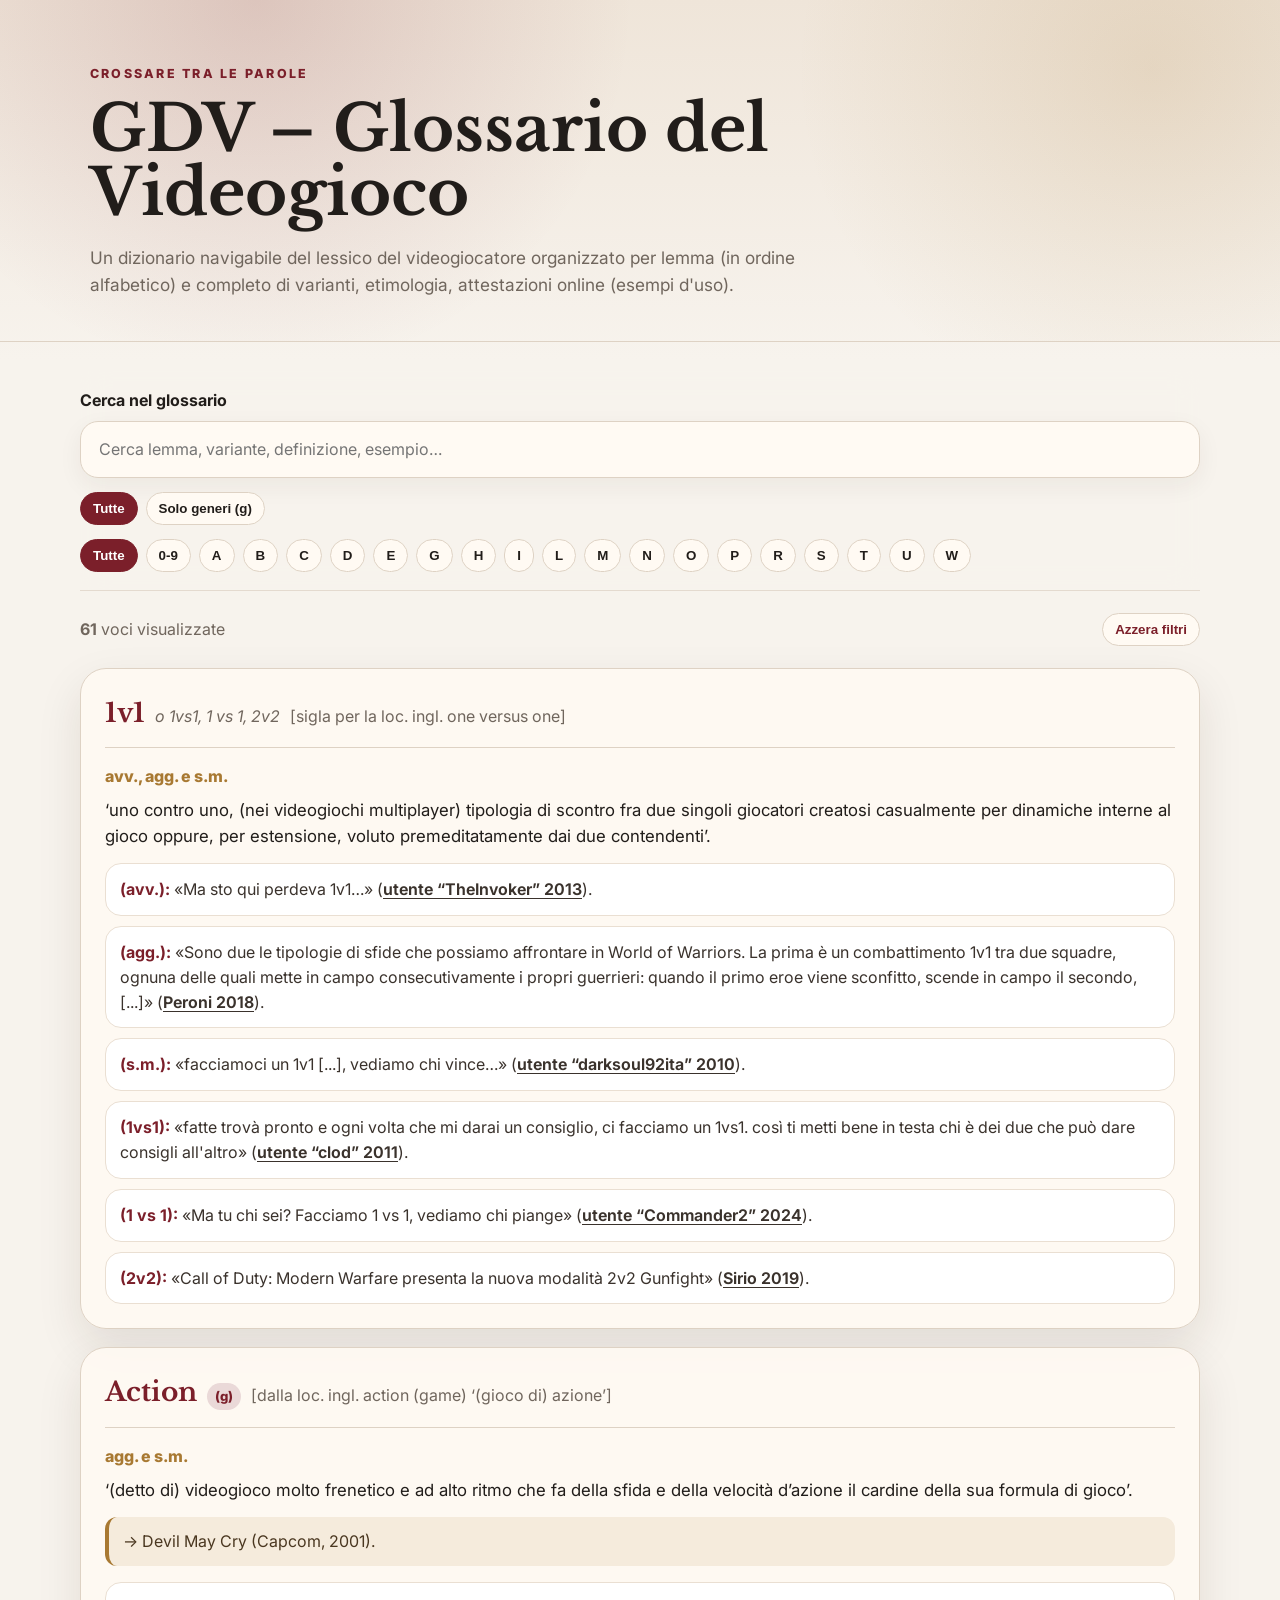
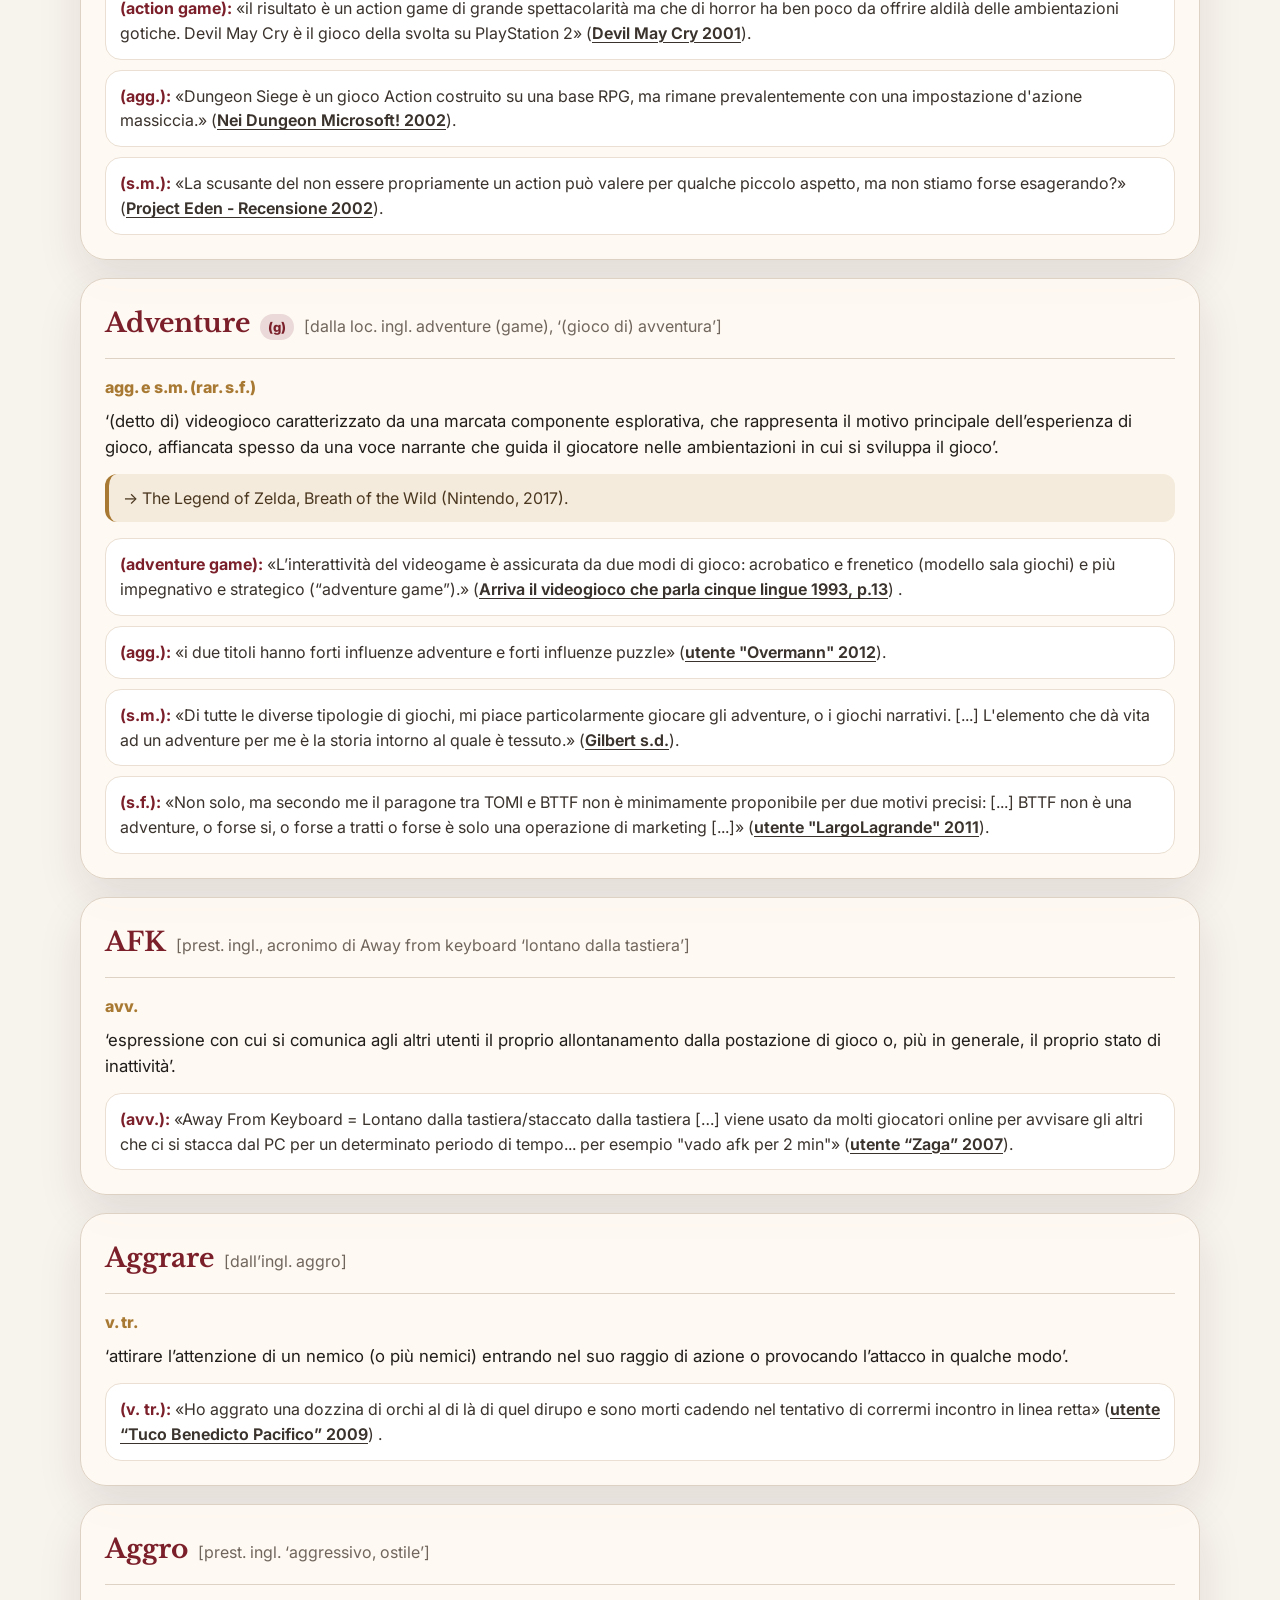
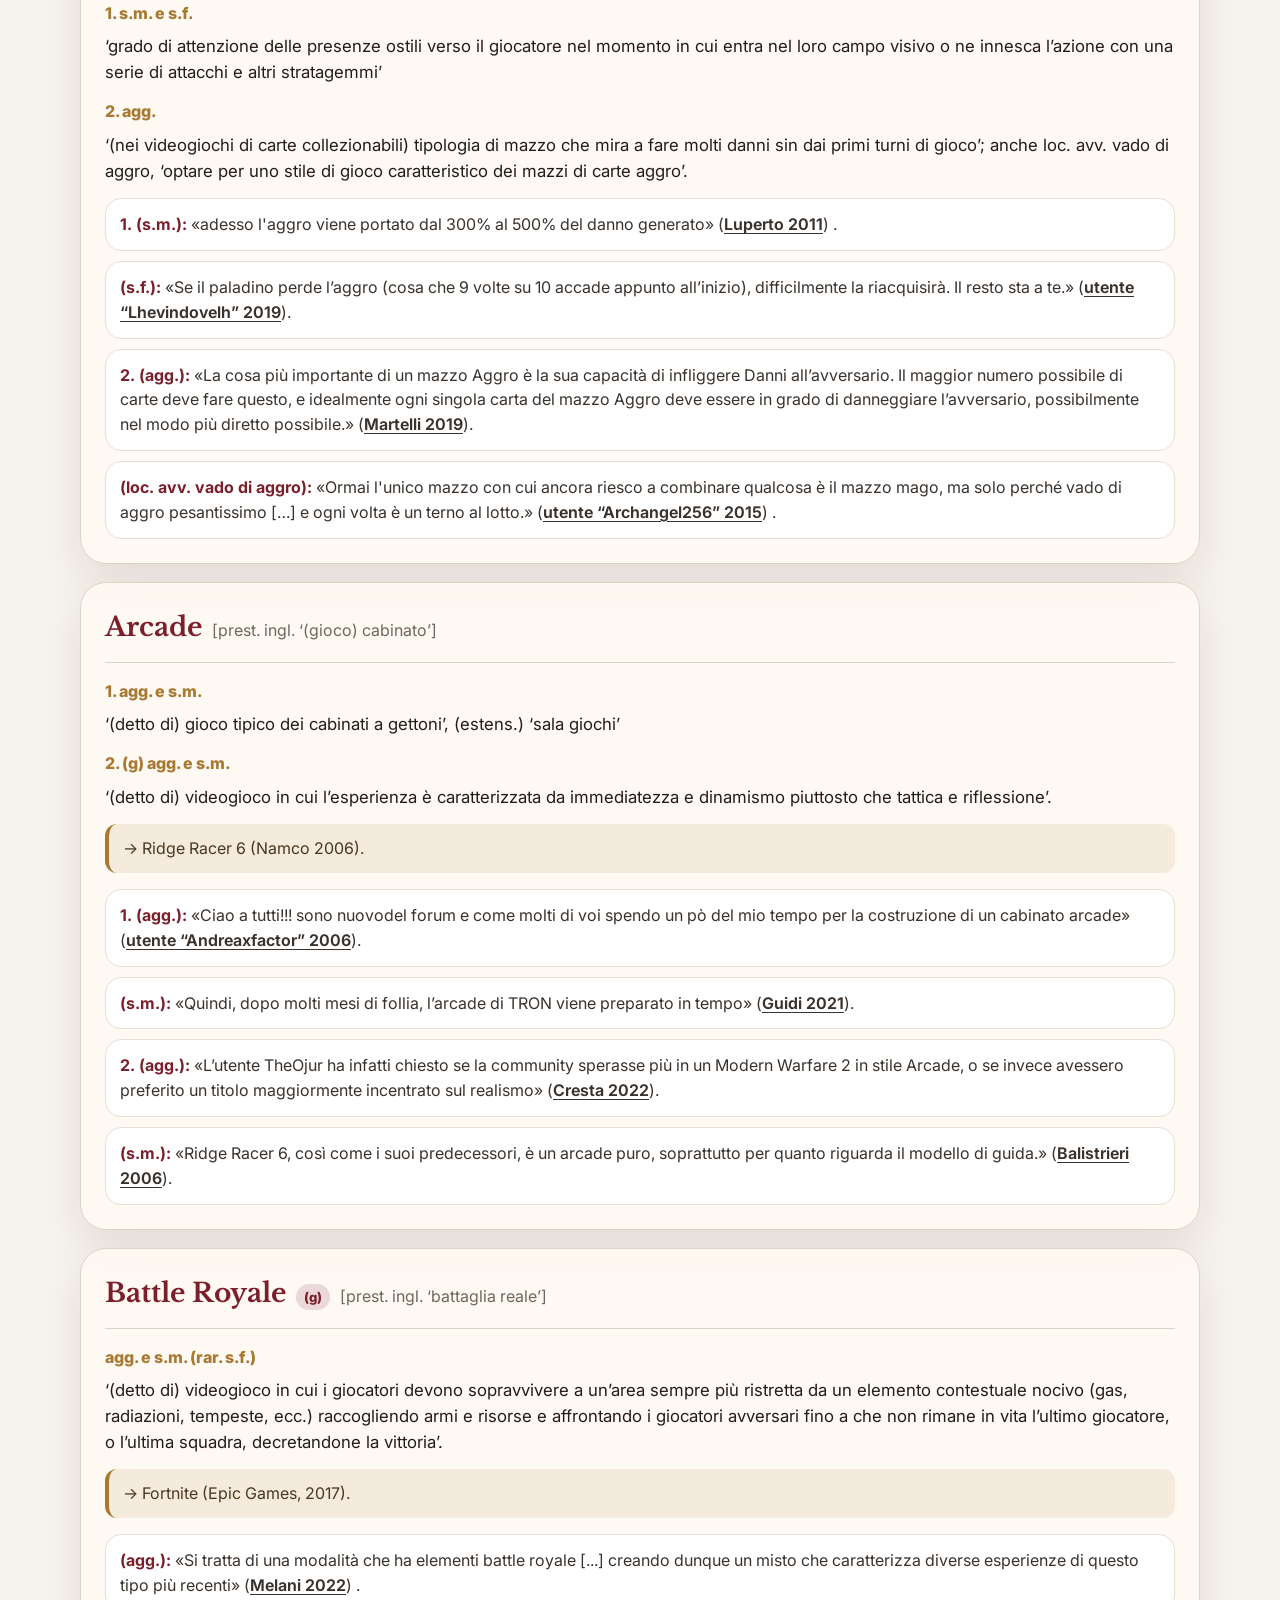
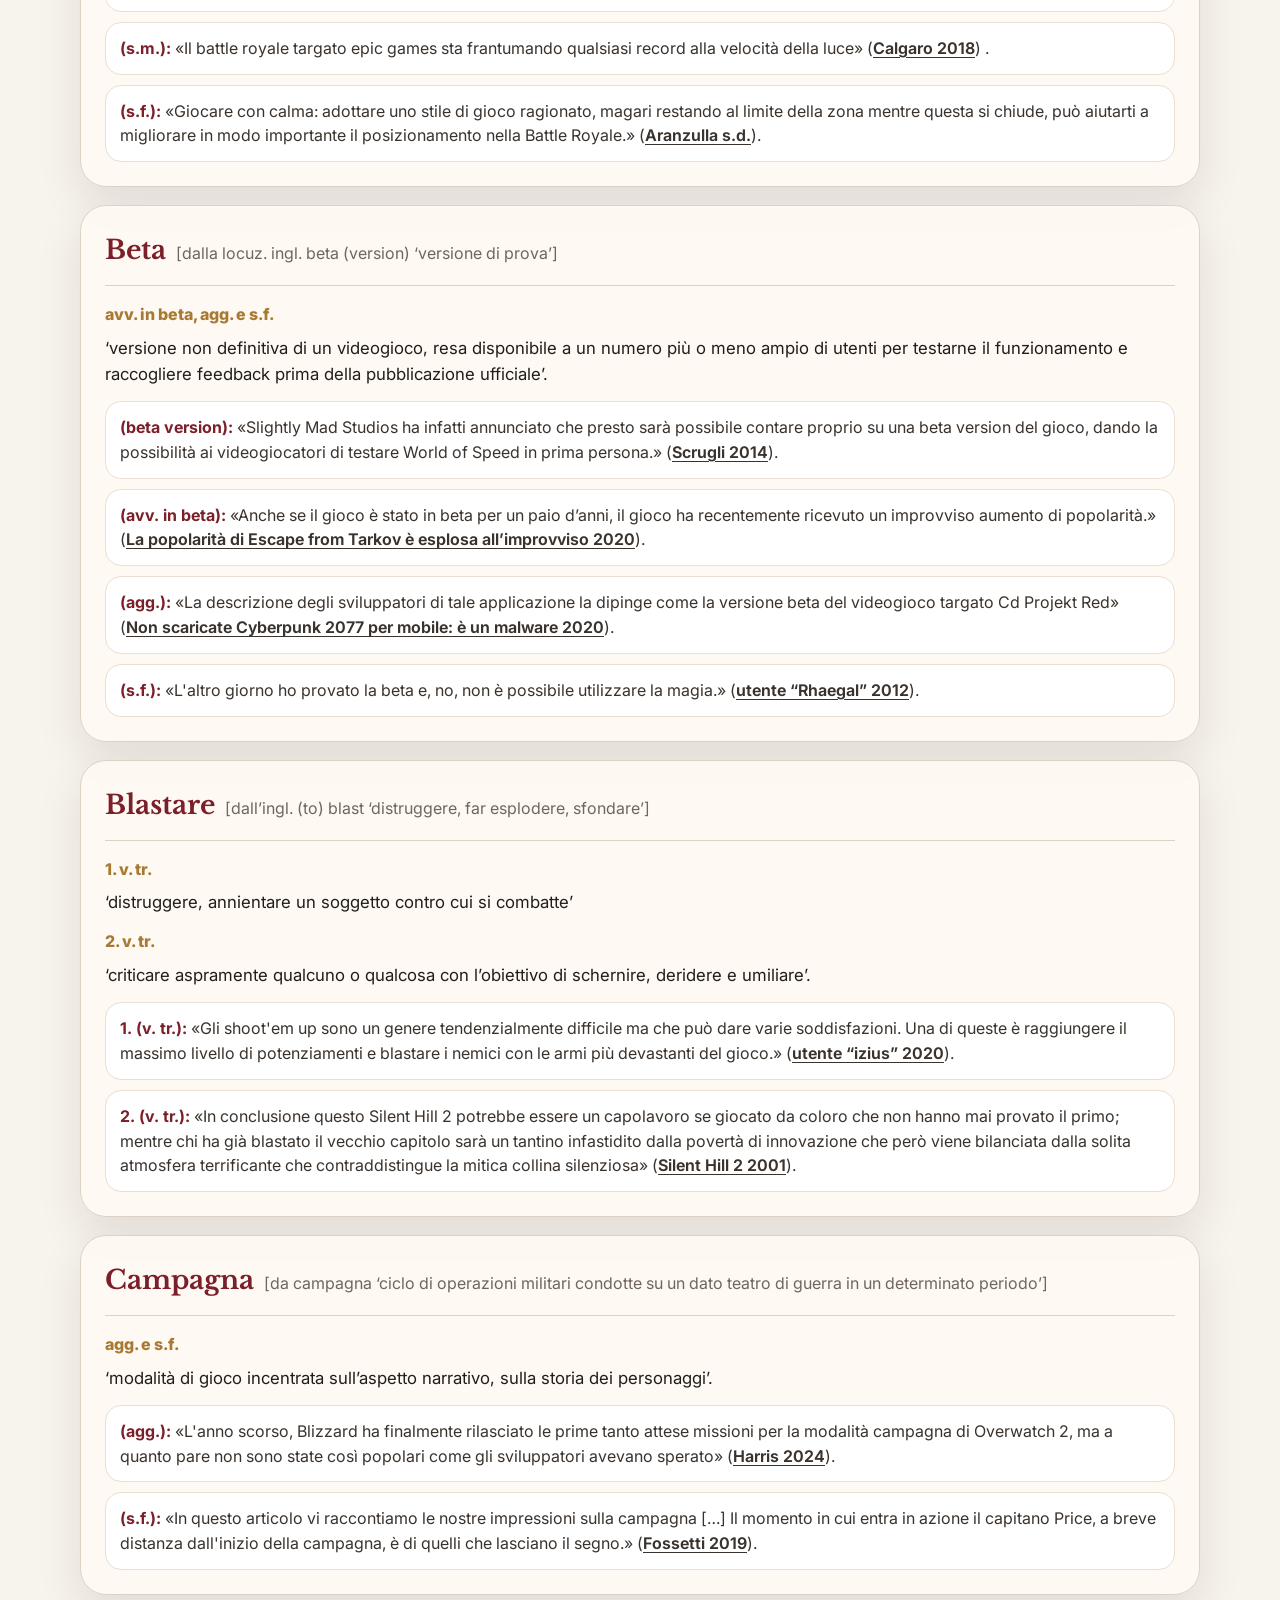
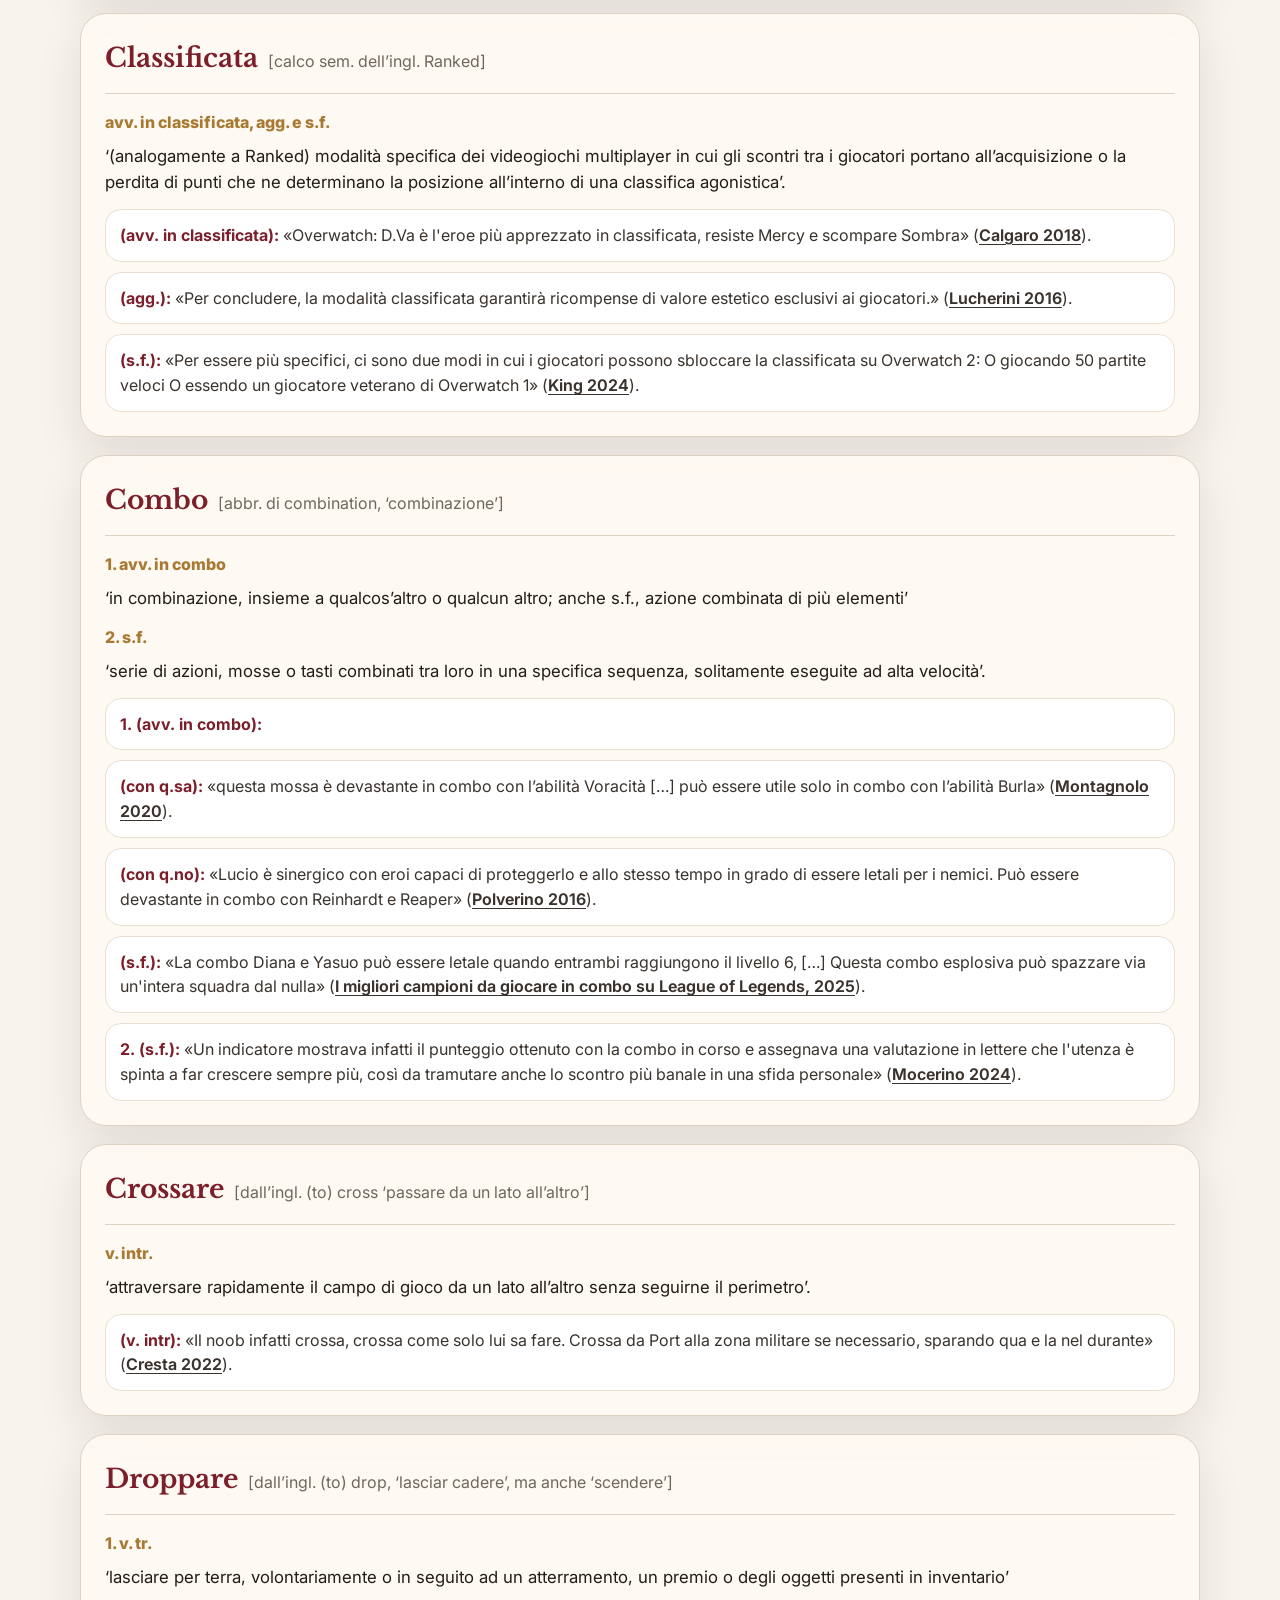
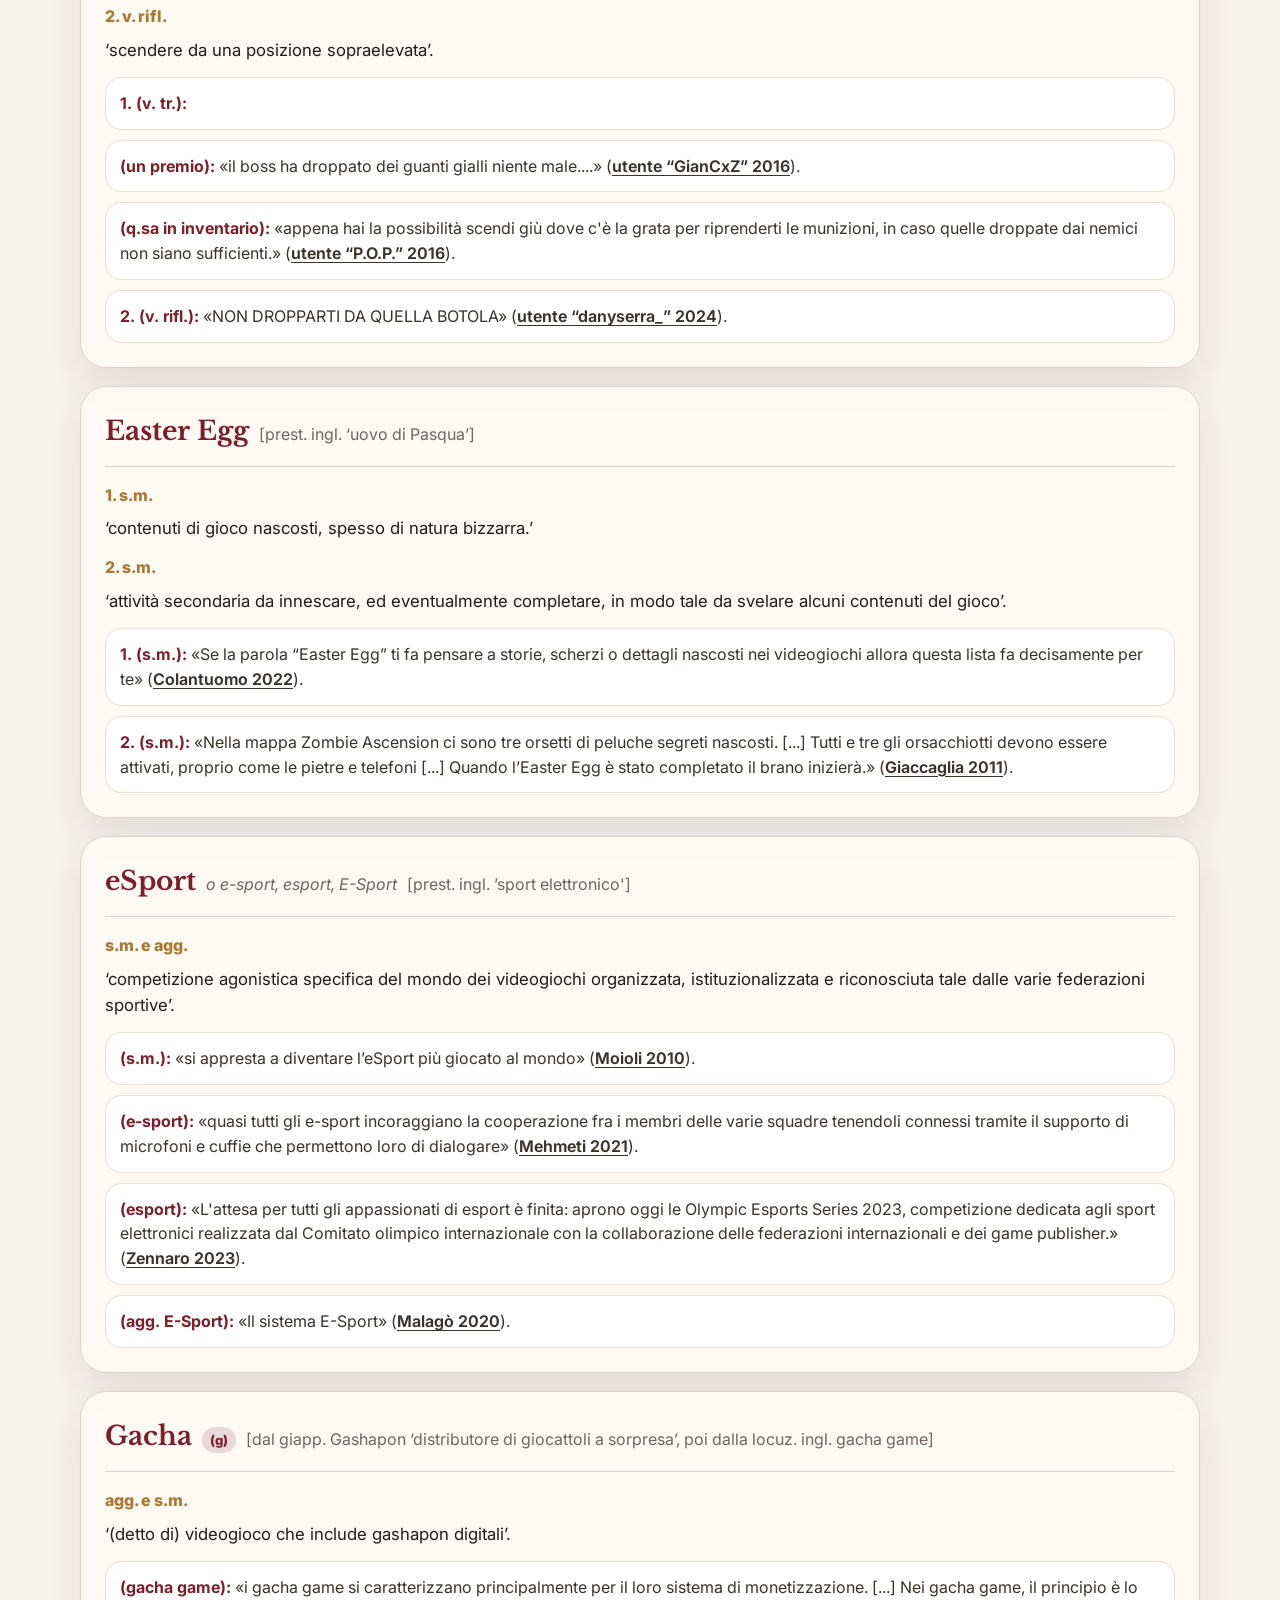
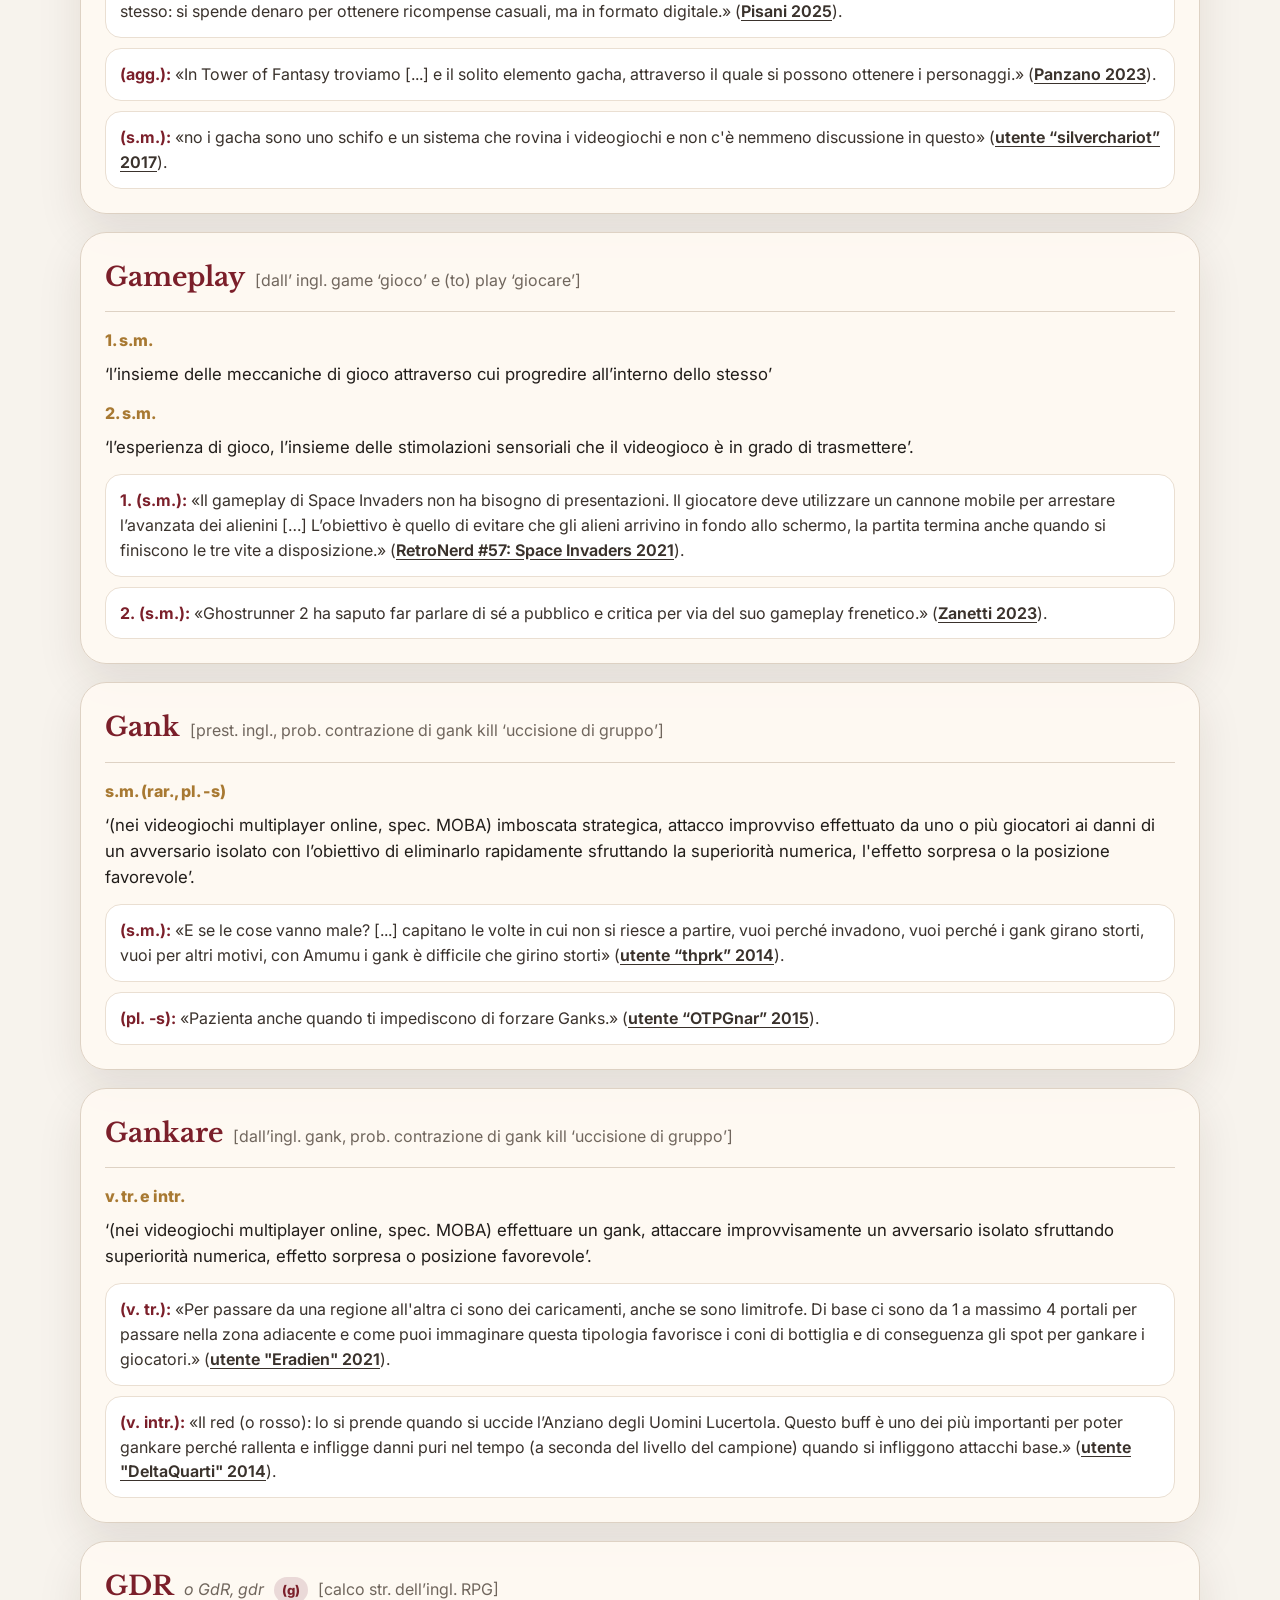
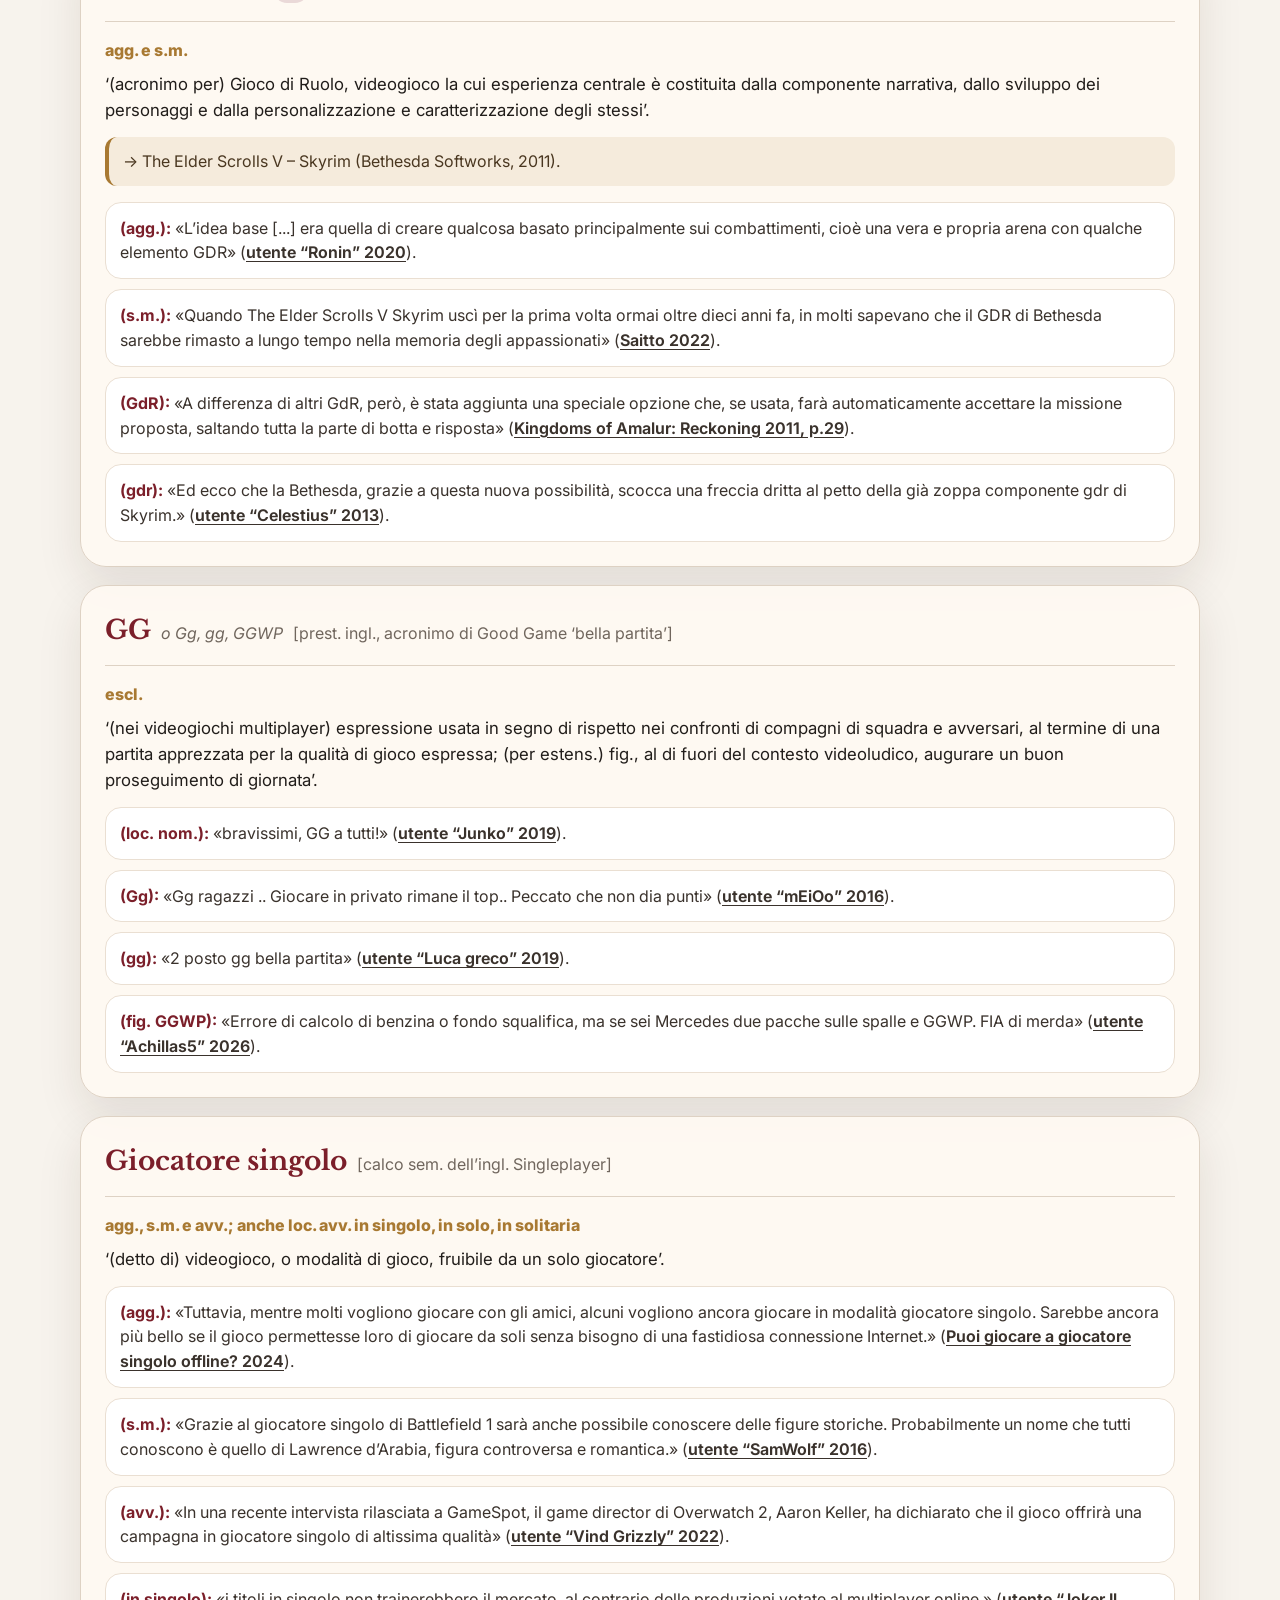
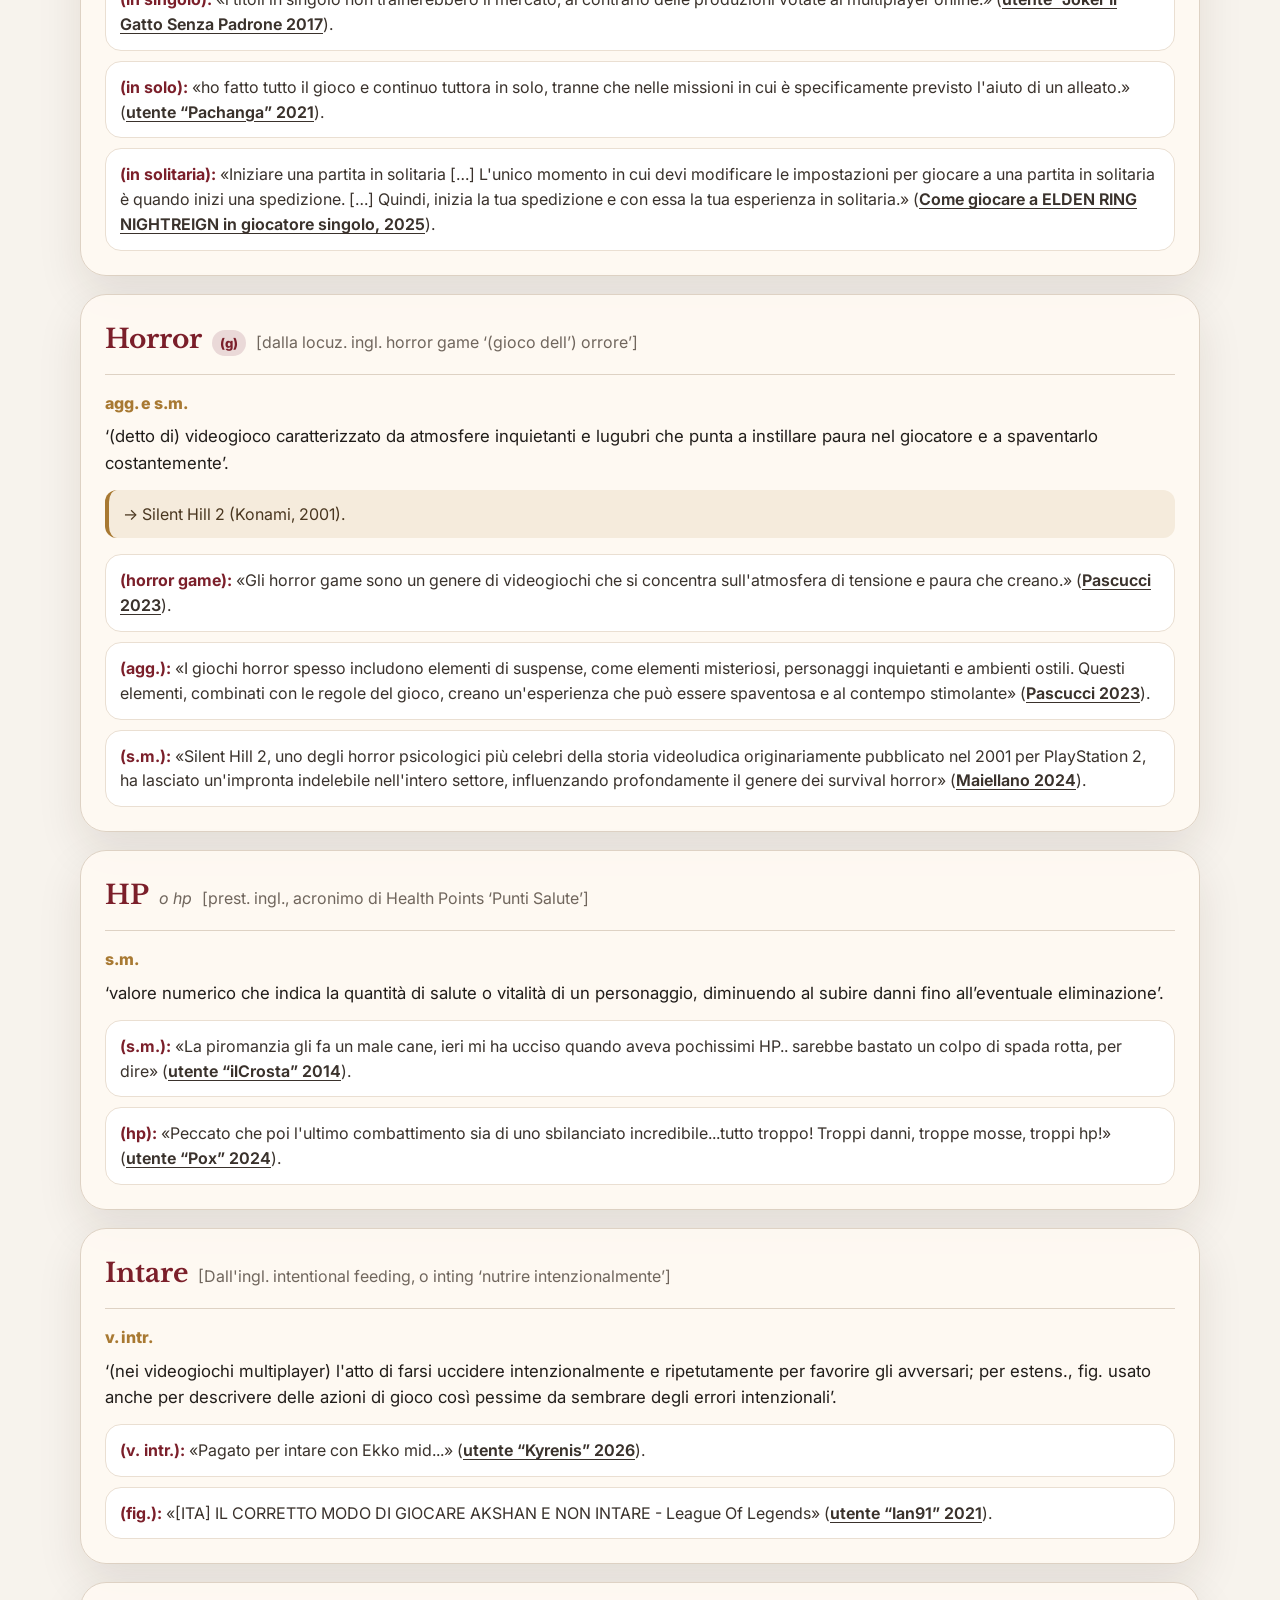
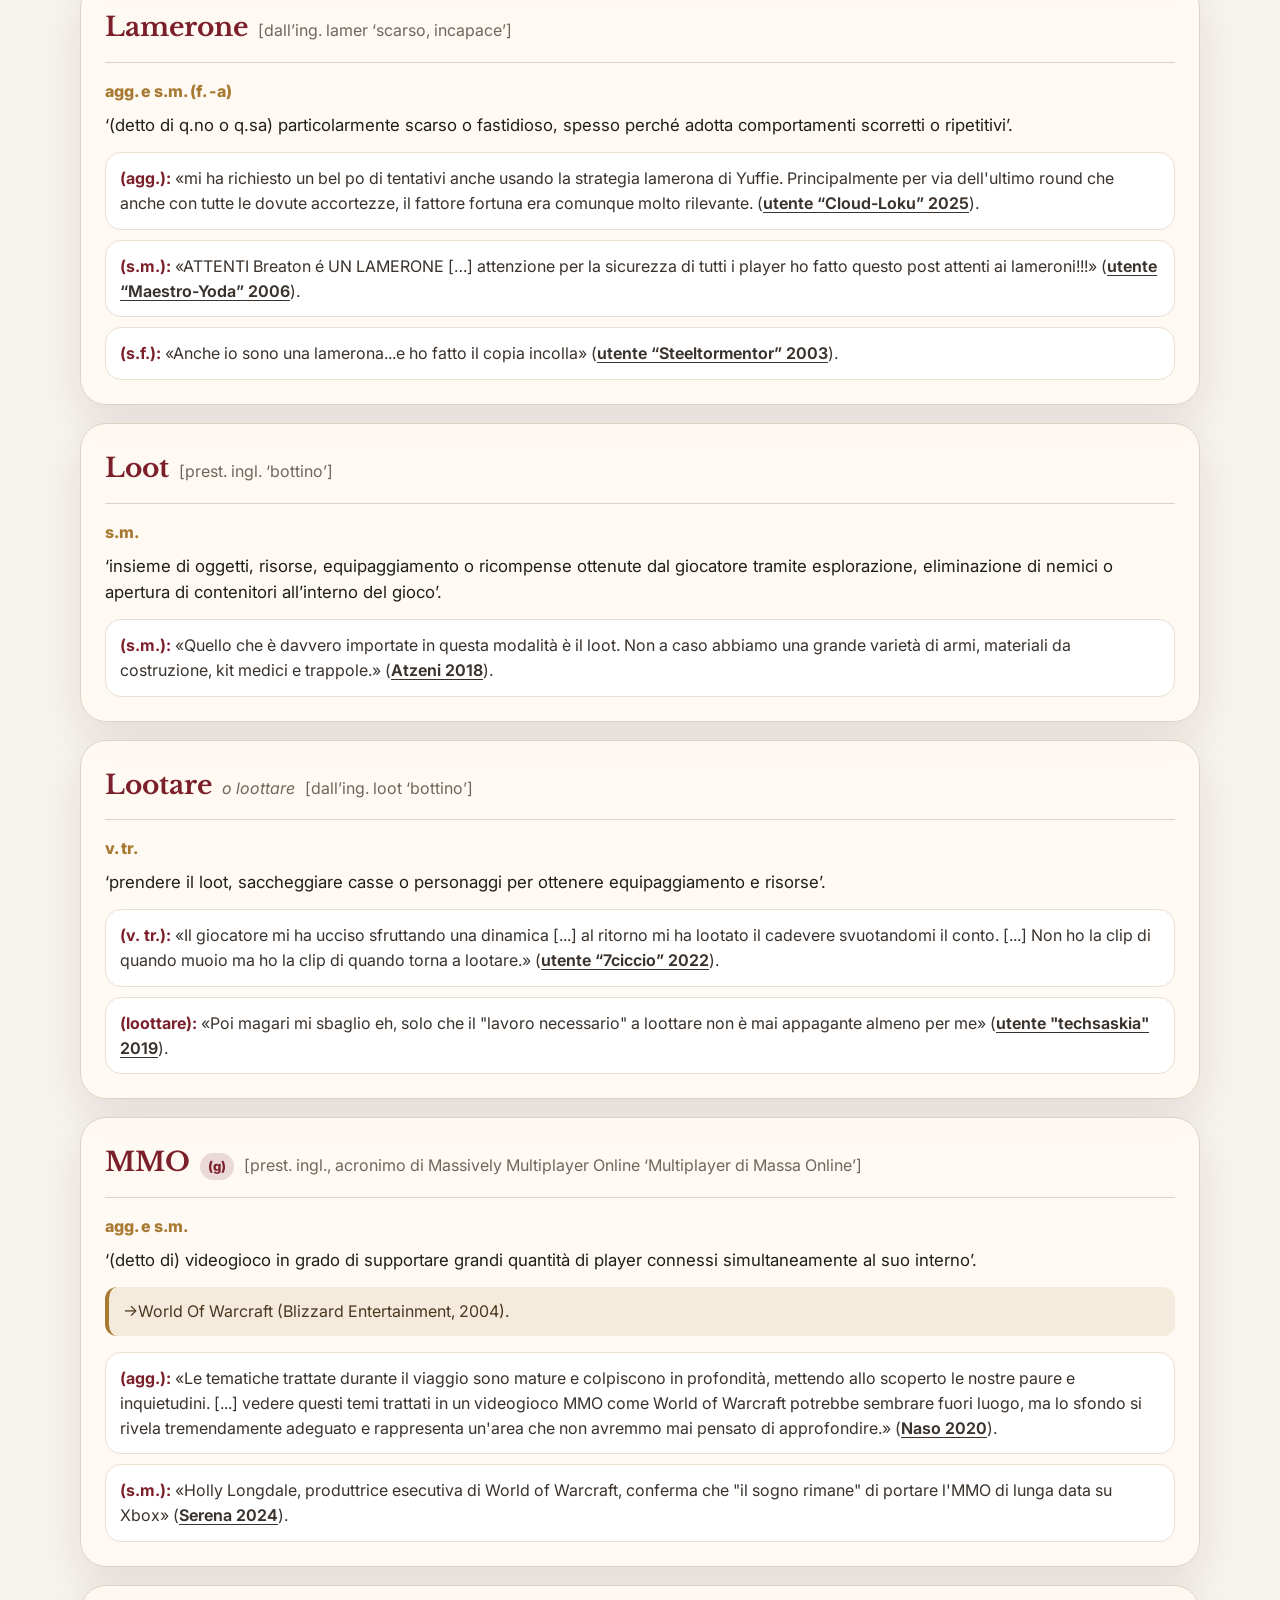
<file: index.html>
<!doctype html>
<html lang="it">
<head>
  <meta charset="utf-8">
  <meta name="viewport" content="width=device-width, initial-scale=1">
  <title>GDV – Glossario del Videogioco | Un dizionario che sale di livello</title>
  <meta name="description" content="GDV – Glossario del Videogioco: dizionario  del lessico videoludico completo di definizioni, etimologie ed esempi d’uso.">
  <link rel="stylesheet" href="style.css">
</head>
<body>
  <header class="hero">
    <div class="hero__content">
      <p class="eyebrow">Crossare tra le parole</p>
      <h1>GDV – Glossario del Videogioco</h1>
      <p class="subtitle">Un dizionario navigabile del lessico del videogiocatore organizzato per lemma (in ordine alfabetico) e completo di varianti, etimologia, attestazioni online (esempi d'uso).</p>
    </div>
  </header>

  <main class="container">
    <section class="tools" aria-label="Strumenti di ricerca">
      <label class="searchBox">
        <span>Cerca nel glossario</span>
        <input id="searchInput" type="search" placeholder="Cerca lemma, variante, definizione, esempio…" autocomplete="off">
      </label>
      <div class="filters">
        <button class="filter active" data-filter="all">Tutte</button>
        <button class="filter" data-filter="genre">Solo generi (g)</button>
      </div>
      <div id="alphabet" class="alphabet" aria-label="Indice alfabetico"></div>
    </section>

    <section class="summary">
      <p><strong id="count"></strong> voci visualizzate</p>
      <button id="resetBtn" class="reset">Azzera filtri</button>
    </section>

    <section id="glossary" class="glossary" aria-live="polite"></section>
  </main>

  <footer class="footer">
    <p>Prototipo statico in HTML, CSS e JavaScript.</p>
  </footer>

  <script src="glossario.js"></script>
  <script src="script.js"></script>
</body>
</html>
</file>
<file: style.css>
@import url('https://fonts.googleapis.com/css2?family=Inter:wght@400;500;600;700;800&family=Libre+Baskerville:wght@400;700&display=swap');

:root{
  --bg:#f7f3ed;
  --paper:#fffaf3;
  --ink:#211d1a;
  --muted:#70665d;
  --line:#ded2c4;
  --accent:#7b1f2a;
  --accent-soft:#ead9d8;
  --gold:#a87932;
  --shadow:0 18px 45px rgba(45,32,20,.10);
}

*{
  box-sizing:border-box;
}

html{
  scroll-behavior:smooth;
}

body{
  margin:0;
  background:linear-gradient(180deg,#efe5d9 0%,var(--bg) 360px);
  color:var(--ink);
  font-family:Inter,system-ui,-apple-system,Segoe UI,sans-serif;
  line-height:1.55;
}

.hero{
  padding:64px 20px 42px;
  border-bottom:1px solid var(--line);
  background:
    radial-gradient(circle at 20% 0%,rgba(123,31,42,.16),transparent 35%),
    radial-gradient(circle at 90% 20%,rgba(168,121,50,.16),transparent 30%);
}

.hero__content{
  max-width:1100px;
  margin:auto;
}

.eyebrow{
  text-transform:uppercase;
  letter-spacing:.18em;
  color:var(--accent);
  font-weight:800;
  font-size:.78rem;
  margin:0 0 14px;
}

h1{
  font-family:'Libre Baskerville',serif;
  font-size:clamp(2.3rem,5vw,5rem);
  line-height:1;
  margin:0 0 20px;
  max-width:900px;
}

.subtitle{
  max-width:780px;
  color:var(--muted);
  font-size:1.08rem;
  margin:0;
}

.container{
  max-width:1160px;
  margin:0 auto;
  padding:28px 20px 70px;
}

.tools{
  position:sticky;
  top:0;
  z-index:5;
  background:rgba(247,243,237,.92);
  backdrop-filter:blur(14px);
  padding:18px 0;
  border-bottom:1px solid rgba(222,210,196,.75);
}

.searchBox{
  display:block;
}

.searchBox span{
  display:block;
  font-weight:700;
  margin-bottom:8px;
}

input[type=search]{
  width:100%;
  border:1px solid var(--line);
  background:var(--paper);
  border-radius:18px;
  padding:15px 18px;
  font:inherit;
  outline:none;
  box-shadow:0 8px 24px rgba(45,32,20,.06);
}

input[type=search]:focus{
  border-color:var(--accent);
  box-shadow:0 0 0 4px var(--accent-soft);
}

.filters,
.alphabet{
  display:flex;
  gap:8px;
  flex-wrap:wrap;
  margin-top:14px;
}

.filter,
.letter,
.reset{
  border:1px solid var(--line);
  background:var(--paper);
  color:var(--ink);
  border-radius:999px;
  padding:8px 12px;
  font-weight:700;
  cursor:pointer;
}

.filter.active,
.letter.active{
  background:var(--accent);
  border-color:var(--accent);
  color:white;
}

.summary{
  display:flex;
  justify-content:space-between;
  align-items:center;
  gap:14px;
  margin:22px 0;
  color:var(--muted);
}

.summary p{
  margin:0;
}

.reset{
  color:var(--accent);
}

.glossary{
  display:grid;
  gap:18px;
}

.entry{
  background:rgba(255,250,243,.9);
  border:1px solid var(--line);
  border-radius:26px;
  padding:24px;
  box-shadow:var(--shadow);
}

.entry__top{
  display:flex;
  flex-wrap:wrap;
  align-items:baseline;
  gap:8px 10px;
  border-bottom:1px solid var(--line);
  padding-bottom:14px;
  margin-bottom:16px;
}

.lemma{
  font-family:'Libre Baskerville',serif;
  font-size:1.65rem;
  font-weight:700;
  color:var(--accent);
}

.variants{
  font-style:italic;
  color:var(--muted);
}

.genre{
  font-weight:800;
  background:var(--accent-soft);
  color:var(--accent);
  border-radius:999px;
  padding:3px 8px;
  font-size:.82rem;
}

.etimo{
  color:var(--muted);
}

.senses{
  margin:0 0 14px;
}

.sense{
  margin:0 0 14px;
}

.sense:last-child{
  margin-bottom:0;
}

.meta{
  font-weight:800;
  color:var(--gold);
  margin:0 0 8px;
}

.definition{
  font-size:1.05rem;
  margin:0;
}

.reference{
  margin:0 0 16px;
  padding:12px 14px;
  border-left:4px solid var(--gold);
  background:#f5ebdc;
  border-radius:12px;
  color:#4a3720;
}

.examples{
  display:grid;
  gap:10px;
  margin-top:12px;
}

.example{
  margin:0;
  padding:13px 14px;
  background:#fff;
  border:1px solid #eadfd2;
  border-radius:16px;
  color:#3a322c;
}

.example strong{
  color:var(--accent);
}

.empty{
  padding:40px;
  text-align:center;
  color:var(--muted);
  background:var(--paper);
  border:1px dashed var(--line);
  border-radius:24px;
}

.footer{
  text-align:center;
  color:var(--muted);
  padding:28px;
  border-top:1px solid var(--line);
}

.source-link{
  color:inherit;
  text-decoration:underline;
  text-underline-offset:3px;
  font-weight:650;
}

.source-link:hover{
  opacity:.75;
}

@media (max-width:700px){
  .hero{
    padding-top:42px;
  }

  .entry{
    padding:18px;
  }

  .summary{
    align-items:flex-start;
    flex-direction:column;
  }

  .tools{
    position:static;
  }

  .lemma{
    font-size:1.35rem;
  }
}
</file>
